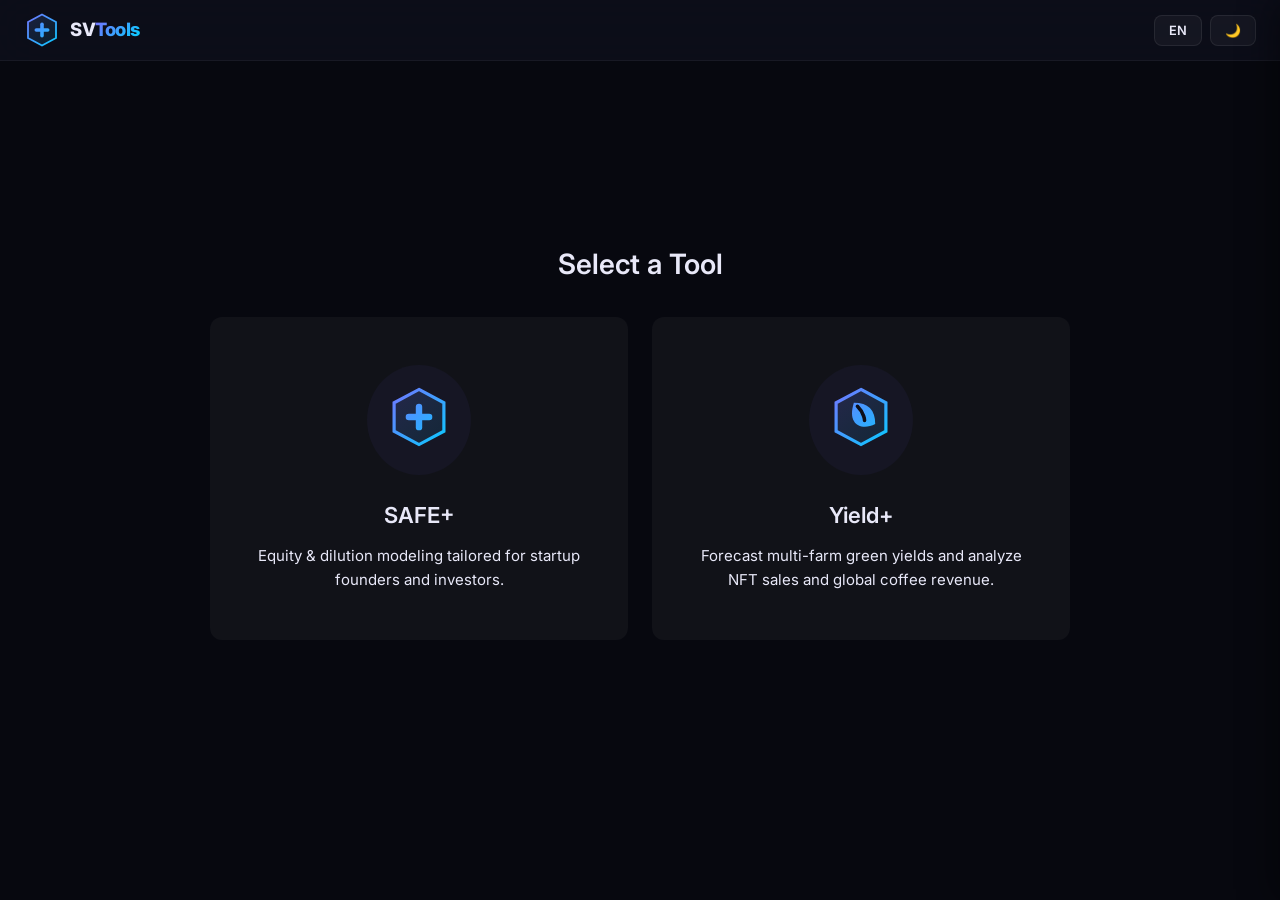
<file: index.html>
<!DOCTYPE html>
<html lang="en" data-theme="dark">

<head>
    <meta charset="UTF-8">
    <meta name="viewport" content="width=device-width, initial-scale=1.0">
    <title>SV Founders Tools</title>
    <meta name="description"
        content="A suite of tools for startup founders including equity modeling and revenue calculators.">
    <link rel="preconnect" href="https://fonts.googleapis.com">
    <link
        href="https://fonts.googleapis.com/css2?family=Inter:wght@300;400;500;600;700;800&family=JetBrains+Mono:wght@400;500&display=swap"
        rel="stylesheet">
    <link rel="stylesheet" href="style.css">
    <style>
        .hub-card {
            cursor: pointer;
            transition: all 0.3s ease;
            position: relative;
            overflow: hidden;
            border: 1px solid var(--border-color);
        }

        .hub-card:hover {
            transform: translateY(-4px);
            box-shadow: 0 12px 24px var(--shadow-color);
            border-color: #7c6dff;
        }

        .hub-card::before {
            content: '';
            position: absolute;
            top: 0;
            left: 0;
            right: 0;
            height: 3px;
            background: linear-gradient(90deg, #7c6dff, #00d2ff);
            opacity: 0;
            transition: opacity 0.3s;
        }

        .hub-card:hover::before {
            opacity: 1;
        }
    </style>
</head>

<body>
    <div id="app">
        <!-- MENU DRAWER OVERLAY -->
        <div class="drawer-overlay" id="drawerOverlay" onclick="closeMenu()"></div>
        <div class="drawer" id="appDrawer">
            <div class="drawer-header">
                <div class="logo">
                    <svg width="36" height="36" viewBox="0 0 36 36" fill="none" xmlns="http://www.w3.org/2000/svg">
                        <defs>
                            <linearGradient id="lgDrawer1" x1="0" y1="0" x2="36" y2="36" gradientUnits="userSpaceOnUse">
                                <stop offset="0%" stop-color="#7c6dff" />
                                <stop offset="100%" stop-color="#00d2ff" />
                            </linearGradient>
                            <linearGradient id="lgDrawer2" x1="0" y1="0" x2="36" y2="36" gradientUnits="userSpaceOnUse">
                                <stop offset="0%" stop-color="#7c6dff" stop-opacity="0.18" />
                                <stop offset="100%" stop-color="#00d2ff" stop-opacity="0.08" />
                            </linearGradient>
                        </defs>
                        <path d="M18 2.5 L32 10 L32 26 L18 33.5 L4 26 L4 10 Z" fill="url(#lgDrawer2)"
                            stroke="url(#lgDrawer1)" stroke-width="1.8" />
                        <rect x="10.5" y="16.2" width="15" height="3.6" rx="1.8" fill="url(#lgDrawer1)" />
                        <rect x="16.2" y="10.5" width="3.6" height="15" rx="1.8" fill="url(#lgDrawer1)" />
                    </svg>
                    <span class="logo-text">SV<span class="logo-accent">Tools</span></span>
                </div>
                <button class="drawer-close" onclick="closeMenu()">✕</button>
            </div>
            <div class="drawer-section-label">Calculators</div>
            <button class="drawer-item" onclick="window.location.href='safe.html'">
                <span class="drawer-item-icon">
                    <svg width="24" height="24" viewBox="0 0 36 36" fill="none" xmlns="http://www.w3.org/2000/svg">
                        <path d="M18 2.5 L32 10 L32 26 L18 33.5 L4 26 L4 10 Z" fill="url(#lgDrawer2)"
                            stroke="url(#lgDrawer1)" stroke-width="1.8" />
                        <rect x="10.5" y="16.2" width="15" height="3.6" rx="1.8" fill="url(#lgDrawer1)" />
                        <rect x="16.2" y="10.5" width="3.6" height="15" rx="1.8" fill="url(#lgDrawer1)" />
                    </svg>
                </span>
                <div class="drawer-item-info">
                    <div class="drawer-item-name">SAFE+</div>
                    <div class="drawer-item-desc">Equity & dilution modeling</div>
                </div>
            </button>
            <button class="drawer-item" onclick="window.location.href='coffee.html'">
                <span class="drawer-item-icon">
                    <svg width="24" height="24" viewBox="0 0 36 36" fill="none" xmlns="http://www.w3.org/2000/svg">
                        <path d="M18 2.5 L32 10 L32 26 L18 33.5 L4 26 L4 10 Z" fill="url(#lgDrawer2)"
                            stroke="url(#lgDrawer1)" stroke-width="1.8" />
                        <path d="M14 10 C 22 10, 26 14, 26 22 C 18 26, 10 22, 14 10 Z" fill="url(#lgDrawer1)" />
                        <path d="M16 12 C 20 16, 20 20, 20 20" stroke="#0d0f1a" stroke-width="2"
                            stroke-linecap="round" />
                    </svg>
                </span>
                <div class="drawer-item-info">
                    <div class="drawer-item-name">Yield+</div>
                    <div class="drawer-item-desc">Yield & NFT revenue</div>
                </div>
            </button>
            <div class="drawer-footer">SV Founders Tools</div>
        </div>

        <!-- HEADER -->
        <header class="header">
            <div class="logo">
                <svg width="36" height="36" viewBox="0 0 36 36" fill="none" xmlns="http://www.w3.org/2000/svg">
                    <path d="M18 2.5 L32 10 L32 26 L18 33.5 L4 26 L4 10 Z" fill="url(#lgDrawer2)"
                        stroke="url(#lgDrawer1)" stroke-width="1.8" />
                    <rect x="10.5" y="16.2" width="15" height="3.6" rx="1.8" fill="url(#lgDrawer1)" />
                    <rect x="16.2" y="10.5" width="3.6" height="15" rx="1.8" fill="url(#lgDrawer1)" />
                </svg>
                <span class="logo-text">SV<span class="logo-accent">Tools</span></span>
            </div>

            <div class="header-actions">
                <button class="hbtn" id="langBtn">EN</button>
                <button class="hbtn" id="themeBtn">🌙</button>
            </div>
        </header>

        <!-- MAIN (Hub Cards) -->
        <main class="mc"
            style="display: flex; align-items: center; justify-content: center; min-height: calc(100vh - 140px); flex-direction: column;">
            <div style="width: 100%; max-width: 900px; padding: 20px;">
                <h2 style="margin-bottom: 32px; color: var(--text-main); font-weight: 600; text-align: center; font-size: 28px;"
                    data-i18n="hub_title">Select a Tool</h2>

                <div style="display: grid; grid-template-columns: repeat(auto-fit, minmax(320px, 1fr)); gap: 24px;">

                    <!-- SAFE+ Card -->
                    <div class="card hub-card" onclick="window.location.href='safe.html'">
                        <div class="card-body"
                            style="display: flex; flex-direction: column; align-items: center; text-align: center; padding: 48px 32px;">
                            <div
                                style="margin-bottom: 24px; padding: 20px; background: rgba(124, 109, 255, 0.05); border-radius: 50%;">
                                <svg width="64" height="64" viewBox="0 0 36 36" fill="none"
                                    xmlns="http://www.w3.org/2000/svg">
                                    <path d="M18 2.5 L32 10 L32 26 L18 33.5 L4 26 L4 10 Z" fill="url(#lgDrawer2)"
                                        stroke="url(#lgDrawer1)" stroke-width="1.8" />
                                    <rect x="10.5" y="16.2" width="15" height="3.6" rx="1.8" fill="url(#lgDrawer1)" />
                                    <rect x="16.2" y="10.5" width="3.6" height="15" rx="1.8" fill="url(#lgDrawer1)" />
                                </svg>
                            </div>
                            <h3
                                style="font-size: 22px; font-weight: 600; color: var(--text-main); margin-bottom: 12px;">
                                SAFE+</h3>
                            <p style="color: var(--text-muted); font-size: 15px; line-height: 1.6;">Equity &
                                dilution
                                modeling tailored for startup founders and investors.</p>
                        </div>
                    </div>

                    <!-- Coffee Farm Card -->
                    <div class="card hub-card" onclick="window.location.href='coffee.html'">
                        <div class="card-body"
                            style="display: flex; flex-direction: column; align-items: center; text-align: center; padding: 48px 32px;">
                            <div
                                style="margin-bottom: 24px; padding: 20px; background: rgba(124, 109, 255, 0.05); border-radius: 50%;">
                                <svg width="64" height="64" viewBox="0 0 36 36" fill="none"
                                    xmlns="http://www.w3.org/2000/svg">
                                    <path d="M18 2.5 L32 10 L32 26 L18 33.5 L4 26 L4 10 Z" fill="url(#lgDrawer2)"
                                        stroke="url(#lgDrawer1)" stroke-width="1.8" />
                                    <path d="M14 10 C 22 10, 26 14, 26 22 C 18 26, 10 22, 14 10 Z"
                                        fill="url(#lgDrawer1)" />
                                    <path d="M16 12 C 20 16, 20 20, 20 20" stroke="#0d0f1a" stroke-width="2"
                                        stroke-linecap="round" />
                                </svg>
                            </div>
                            <h3 style="font-size: 22px; font-weight: 600; color: var(--text-main); margin-bottom: 12px;"
                                data-i18n="t2_title">Yield+</h3>
                            <p style="color: var(--text-muted); font-size: 15px; line-height: 1.6;" data-i18n="t2_desc">
                                Forecast multi-farm green yields and analyze NFT sales and
                                global coffee revenue.</p>
                        </div>
                    </div>

                </div>
            </div>
        </main>
    </div>

    <!-- Scripts -->
    <script src="https://telegram.org/js/telegram-web-app.js"></script>
    <script>
        const tg = window.Telegram.WebApp;
        document.addEventListener('DOMContentLoaded', () => {
            if (tg) {
                tg.ready();
                tg.expand();
                if (tg.disableVerticalSwipes) tg.disableVerticalSwipes();

                // Add is-tg class to body if we are actually inside Telegram
                if (tg.platform && tg.platform !== 'unknown') {
                    document.body.classList.add('is-tg');
                }
                if (tg.requestFullscreen) {
                    try { tg.requestFullscreen(); } catch (e) { console.log('Fullscreen API err:', e); }
                }

                // Bind safe area insets
                function updateSafeArea() {
                    let topInset = 0;
                    let bottomInset = 0;

                    const insets = tg.contentSafeAreaInsets || tg.safeAreaInset;
                    if (insets) {
                        topInset = insets.top;
                        bottomInset = insets.bottom;
                    }

                    // Fallback for older Telegram clients or if SDK reports 0 on iOS Notch
                    // Force minimum top inset for TMA to prevent header overlap
                    topInset = Math.max(100, topInset);

                    document.documentElement.style.setProperty('--tg-safe-area-inset-top', topInset + 'px');
                    document.documentElement.style.setProperty('--tg-safe-area-inset-bottom', bottomInset + 'px');
                }
                updateSafeArea();
                tg.onEvent('contentSafeAreaChanged', updateSafeArea);
                tg.onEvent('safeAreaChanged', updateSafeArea);

                // Telegram expand event triggers layout changes, update padding just in case
                tg.onEvent('viewportChanged', () => {
                    if (tg.isExpanded) updateSafeArea();
                });

                // Theme syncing
                const setThemeTg = () => {
                    const params = tg.themeParams;
                    if (params.bg_color) {
                        const tgTheme = tg.colorScheme === 'light' ? 'light' : 'dark';
                        document.documentElement.setAttribute('data-theme', tgTheme);
                        document.getElementById('themeBtn').textContent = tgTheme === 'dark' ? '🌙' : '☀️';
                    }
                };
                setThemeTg();
                tg.onEvent('themeChanged', setThemeTg);
            }

            // Override with localStorage if exists
            const savedTheme = localStorage.getItem('app_theme');
            if (savedTheme) {
                document.documentElement.setAttribute('data-theme', savedTheme);
                document.getElementById('themeBtn').textContent = savedTheme === 'dark' ? '🌙' : '☀️';
            }
        });

        const drawer = document.getElementById('appDrawer');
        const overlay = document.getElementById('drawerOverlay');
        function openMenu() {
            drawer.classList.add('open');
            overlay.classList.add('show');
        }
        function closeMenu() {
            drawer.classList.remove('open');
            overlay.classList.remove('show');
        }

        // Simple manual theme toggle for Web
        document.getElementById('themeBtn').addEventListener('click', () => {
            const html = document.documentElement;
            const current = html.getAttribute('data-theme');
            const newTheme = current === 'dark' ? 'light' : 'dark';
            html.setAttribute('data-theme', newTheme);
            document.getElementById('themeBtn').textContent = newTheme === 'dark' ? '🌙' : '☀️';
            localStorage.setItem('app_theme', newTheme);
        });

        // Simple English dummy toggle for Hub
        document.getElementById('langBtn').addEventListener('click', () => {
            const btn = document.getElementById('langBtn');
            const title = document.querySelector('[data-i18n="hub_title"]');
            if (btn.textContent === 'EN') {
                btn.textContent = 'RU';
                title.textContent = 'Выберите инструмент';
            } else {
                btn.textContent = 'EN';
                title.textContent = 'Select a Tool';
            }
        });
    </script>
</body>

</html>
</file>
<file: style.css>
:root {
  --bg: #07080f;
  --bg2: #0d0f1a;
  --card: rgba(255, 255, 255, 0.04);
  --card-h: rgba(255, 255, 255, 0.07);
  --bdr: rgba(255, 255, 255, 0.08);
  --bdr-a: rgba(124, 109, 255, 0.5);
  --txt: #e8e8f8;
  --txt2: #7878a0;
  --txt3: #3d3d6b;
  --a1: #7c6dff;
  --a2: #00d2ff;
  --a3: #ff6b8a;
  --a4: #ffd700;
  --ok: #00e676;
  --warn: #ff9800;
  --err: #ff5252;
  --grad: linear-gradient(135deg, #7c6dff 0%, #00d2ff 100%);
  --grad2: linear-gradient(135deg, #ff6b8a 0%, #ffd700 100%);
  --shadow: 0 8px 32px rgba(0, 0, 0, 0.5);
  --shadow-a: 0 4px 24px rgba(124, 109, 255, 0.25);
  --r: 12px;
  --rs: 8px;
  --dur: 0.2s;
}

[data-theme="light"] {
  --bg: #f0f2fa;
  --bg2: #ffffff;
  --card: rgba(255, 255, 255, 0.85);
  --card-h: rgba(255, 255, 255, 1);
  --bdr: rgba(0, 0, 0, 0.07);
  --txt: #12122a;
  --txt2: #5a5a8a;
  --txt3: #aaaacc;
  --shadow: 0 4px 20px rgba(0, 0, 0, 0.08);
}

* {
  box-sizing: border-box;
  margin: 0;
  padding: 0
}

html,
body {
  /* Prevent horizontal scrolling entirely */
  max-width: 100vw;
  overflow-x: hidden;
  overscroll-behavior-x: none;
  background-color: var(--bg);
}

html {
  scroll-behavior: smooth;
  background: var(--bg);
}

body {
  background: var(--bg);
  color: var(--txt);
  font-family: 'Inter', system-ui, sans-serif;
  min-height: 100vh;
  width: 100%;
  position: relative;
  line-height: 1.5;
  transition: background .3s, color .3s;
}

/* HEADER */
.header {
  display: flex;
  position: sticky;
  top: 0;
  z-index: 100;
  background: rgba(13, 15, 26, 0.85);
  backdrop-filter: blur(20px);
  -webkit-backdrop-filter: blur(20px);
  border-bottom: 1px solid rgba(255, 255, 255, 0.05);
  display: flex;
  align-items: center;
  justify-content: space-between;
  padding: 12px 24px;

  /* Telegram Safe Area and iOS Notch Support */
  /* Small padding by default for normal browsers */
  padding-top: calc(12px + var(--tg-safe-area-inset-top, env(safe-area-inset-top, 0px)));
}

/* Telegram Mini App Padding Forced */
body.is-tg .header {
  padding-top: max(100px, calc(12px + var(--tg-safe-area-inset-top, env(safe-area-inset-top, 0px)))) !important;
}

[data-theme="light"] .header {
  background: rgba(255, 255, 255, 0.95)
}

.logo {
  display: flex;
  align-items: center;
  gap: 10px;
  flex-shrink: 0
}

.logo-text {
  font-size: 1.15rem;
  font-weight: 800;
  letter-spacing: -0.5px
}

.logo-accent {
  background: var(--grad);
  -webkit-background-clip: text;
  -webkit-text-fill-color: transparent;
  background-clip: text
}

/* TABS */
.tab-nav {
  display: flex;
  gap: 2px;
  background: rgba(255, 255, 255, 0.04);
  border: 1px solid var(--bdr);
  border-radius: var(--r);
  padding: 3px
}

.tab-btn {
  display: flex;
  align-items: center;
  gap: 6px;
  padding: 7px 16px;
  border: none;
  background: transparent;
  color: var(--txt2);
  font-family: inherit;
  font-size: .83rem;
  font-weight: 500;
  cursor: pointer;
  border-radius: calc(var(--r) - 3px);
  transition: all var(--dur);
  white-space: nowrap
}

.tab-btn:hover {
  color: var(--txt);
  background: var(--card-h)
}

.tab-btn.active {
  background: var(--grad);
  color: #fff;
  box-shadow: var(--shadow-a)
}

.ti {
  font-size: .9rem
}

/* HEADER BUTTONS */
.header-actions {
  display: flex;
  gap: 8px;
  flex-shrink: 0
}

.hbtn {
  padding: 7px 14px;
  border: 1px solid var(--bdr);
  background: var(--card);
  color: var(--txt);
  font-family: inherit;
  font-size: .8rem;
  font-weight: 600;
  cursor: pointer;
  border-radius: var(--rs);
  transition: all var(--dur)
}

.hbtn:hover {
  border-color: var(--a1);
  color: var(--a1);
  background: rgba(124, 109, 255, 0.1)
}

/* MAIN */
.mc {
  max-width: 1440px;
  margin: 0 auto;
  padding: 24px;
  /* Bottom safe area + natural spacing */
  padding-bottom: calc(24px + var(--tg-safe-area-inset-bottom, env(safe-area-inset-bottom, 0px)));
}

body.is-tg .mc {
  /* Extra bottom padding in Telegram to clear its navigation */
  padding-bottom: calc(100px + var(--tg-safe-area-inset-bottom, env(safe-area-inset-bottom, 0px)));
}

/* TABS VISIBILITY */
.tab-pane {
  display: none
}

.tab-pane.active {
  display: block;
  animation: fadein .2s ease
}

@keyframes fadein {
  from {
    opacity: 0;
    transform: translateY(8px)
  }

  to {
    opacity: 1;
    transform: translateY(0)
  }
}

/* 2-COL LAYOUT */
.layout-2col {
  display: grid;
  grid-template-columns: 1fr 360px;
  gap: 20px;
  align-items: start
}

.input-col {
  display: flex;
  flex-direction: column;
  gap: 20px
}

.summary-col {
  display: flex;
  flex-direction: column;
  gap: 20px;
}

/* RESPONSIVE LAYOUT */
@media (max-width: 900px) {
  .layout-2col {
    grid-template-columns: 1fr;
  }
}

/* CARD */
.card {
  background: var(--card);
  border: 1px solid var(--bdr);
  border-radius: var(--r);
  overflow: hidden;
  transition: border-color var(--dur)
}

.card:hover {
  border-color: var(--bdr-a)
}

.card-header {
  display: flex;
  align-items: center;
  justify-content: space-between;
  padding: 14px 20px;
  border-bottom: 1px solid var(--bdr);
  background: rgba(255, 255, 255, 0.02)
}

.card-title {
  font-size: .9rem;
  font-weight: 600
}

.card-body {
  padding: 20px
}

.p0 {
  padding: 0 !important
}

.sticky-card {
  /* sticky removed: sidebar now has two blocks, sticky caused overlap */
  position: relative;
}


/* FORM */
.frow {
  display: grid;
  grid-template-columns: 1fr 1fr;
  gap: 12px
}

.fg {
  display: flex;
  flex-direction: column;
  gap: 5px
}

label {
  font-size: .72rem;
  font-weight: 600;
  color: var(--txt2);
  text-transform: uppercase;
  letter-spacing: .5px
}

input,
select {
  padding: 10px 12px;
  background: rgba(255, 255, 255, 0.05);
  border: 1px solid var(--bdr);
  border-radius: var(--rs);
  color: var(--txt);
  font-family: inherit;
  font-size: .88rem;
  transition: all var(--dur);
  outline: none;
  width: 100%
}

input:focus,
select:focus {
  border-color: var(--a1);
  background: rgba(124, 109, 255, 0.06);
  box-shadow: 0 0 0 3px rgba(124, 109, 255, 0.12)
}

select option {
  background: #1a1a2e;
  color: var(--txt)
}

[data-theme="light"] select option {
  background: #fff
}

/* ITEMS LIST */
.items-list {
  padding: 12px;
  display: flex;
  flex-direction: column;
  gap: 10px
}

.empty-state {
  text-align: center;
  color: var(--txt2);
  font-size: .83rem;
  padding: 16px
}

.item-card {
  background: rgba(255, 255, 255, 0.03);
  border: 1px solid var(--bdr);
  border-radius: var(--rs);
  padding: 14px;
  transition: all var(--dur)
}

.item-card:hover {
  border-color: var(--bdr-a)
}

.item-hdr {
  display: flex;
  justify-content: space-between;
  align-items: center;
  margin-bottom: 10px
}

.item-name {
  font-size: .82rem;
  font-weight: 700;
  color: var(--a1)
}

.delbtn {
  width: 22px;
  height: 22px;
  border: none;
  background: rgba(255, 82, 82, .1);
  color: var(--err);
  border-radius: 50%;
  cursor: pointer;
  font-size: .75rem;
  display: flex;
  align-items: center;
  justify-content: center;
  transition: all var(--dur);
  flex-shrink: 0
}

.delbtn:hover {
  background: var(--err);
  color: #fff
}

.type-pills {
  display: flex;
  gap: 4px;
  margin-bottom: 10px
}

.tpill {
  padding: 3px 10px;
  border-radius: 20px;
  border: 1px solid var(--bdr);
  background: transparent;
  color: var(--txt2);
  font-size: .75rem;
  font-weight: 500;
  cursor: pointer;
  transition: all var(--dur);
  font-family: inherit
}

.tpill.active {
  background: var(--a1);
  border-color: var(--a1);
  color: #fff
}

.frow3 {
  display: grid;
  grid-template-columns: 1fr 1fr 1fr;
  gap: 8px
}

/* BUTTONS */
.btn {
  padding: 9px 18px;
  border-radius: var(--rs);
  border: none;
  font-family: inherit;
  font-weight: 600;
  font-size: .83rem;
  cursor: pointer;
  transition: all var(--dur);
  display: inline-flex;
  align-items: center;
  gap: 6px
}

.btn-primary {
  background: var(--grad);
  color: #fff;
  box-shadow: 0 2px 12px rgba(124, 109, 255, .3)
}

.btn-primary:hover {
  transform: translateY(-1px);
  box-shadow: 0 4px 20px rgba(124, 109, 255, .45)
}

.btn-outline {
  background: transparent;
  border: 1px solid var(--bdr);
  color: var(--txt)
}

.btn-outline:hover {
  border-color: var(--a1);
  color: var(--a1);
  background: rgba(124, 109, 255, .06)
}

.btn-sm {
  padding: 5px 12px;
  font-size: .78rem
}

.row-gap8 {
  display: flex;
  gap: 8px;
  align-items: center
}

/* MARGIN UTILITIES */
.mt-4 {
  margin-top: 20px !important;
}

.mb-4 {
  margin-bottom: 20px !important;
}

.mt-2 {
  margin-top: 10px !important;
}

.mb-2 {
  margin-bottom: 10px !important;
}

/* SUMMARY */
.sum-grid {
  display: grid;
  grid-template-columns: 1fr 1fr;
  gap: 10px
}

.sum-item {
  background: rgba(255, 255, 255, 0.03);
  border: 1px solid var(--bdr);
  border-radius: var(--rs);
  padding: 12px
}

.sum-lbl {
  font-size: .68rem;
  font-weight: 600;
  color: var(--txt2);
  text-transform: uppercase;
  letter-spacing: .5px;
  margin-bottom: 4px
}

.sum-val {
  font-size: 1.3rem;
  font-weight: 800;
  background: var(--grad);
  -webkit-background-clip: text;
  -webkit-text-fill-color: transparent;
  background-clip: text
}

.sum-val.red {
  background: var(--grad2);
  -webkit-background-clip: text;
  background-clip: text
}

.sum-sub {
  font-size: .74rem;
  color: var(--txt2);
  margin-top: 2px
}

.ownership-list {
  margin-top: 16px;
  display: flex;
  flex-direction: column;
  gap: 6px
}

.own-row {
  display: flex;
  align-items: center;
  gap: 8px;
  font-size: .8rem
}

.own-dot {
  width: 10px;
  height: 10px;
  border-radius: 50%;
  flex-shrink: 0
}

.own-name {
  flex: 1;
  color: var(--txt2)
}

.own-pct {
  font-weight: 700;
  color: var(--txt)
}

.own-bar-bg {
  width: 60px;
  height: 5px;
  background: var(--bdr);
  border-radius: 3px;
  overflow: hidden
}

.own-bar {
  height: 100%;
  border-radius: 3px
}

/* TABLE */
.tbl-wrap {
  width: 100%;
  max-width: 100%;
  overflow-x: auto;
  -webkit-overflow-scrolling: touch;
}

table {
  width: 100%;
  border-collapse: separate;
  border-spacing: 0;
  font-size: .83rem
}

th {
  padding: 10px 16px;
  text-align: left;
  font-size: .68rem;
  font-weight: 700;
  color: var(--txt2);
  text-transform: uppercase;
  letter-spacing: .5px;
  border-bottom: 1px solid var(--bdr);
  background: rgba(255, 255, 255, .02);
  white-space: nowrap
}

td {
  padding: 11px 16px;
  border-bottom: 1px solid var(--bdr);
  white-space: nowrap;
  vertical-align: middle
}

tr:last-child td {
  border-bottom: none
}

tr:hover td {
  background: rgba(255, 255, 255, .02)
}

.tr-stage td {
  background: rgba(124, 109, 255, .1);
  color: var(--a1);
  font-weight: 700;
  font-size: .8rem;
  border-top: 2px solid var(--bdr-a)
}

.td-name {
  font-weight: 600
}

.td-mono {
  font-family: 'JetBrains Mono', monospace;
  font-size: .82rem
}

.tag {
  display: inline-flex;
  align-items: center;
  padding: 2px 8px;
  border-radius: 12px;
  font-size: .68rem;
  font-weight: 700
}

.tag-pre {
  background: rgba(0, 210, 255, .12);
  color: var(--a2);
  border: 1px solid rgba(0, 210, 255, .2)
}

.tag-post {
  background: rgba(255, 107, 138, .12);
  color: var(--a3);
  border: 1px solid rgba(255, 107, 138, .2)
}

.tag-priced {
  background: rgba(124, 109, 255, .12);
  color: var(--a1);
  border: 1px solid rgba(124, 109, 255, .2)
}

.pct-col {
  font-weight: 700
}

.c-green {
  color: var(--ok)
}

.c-blue {
  color: var(--a2)
}

.c-purple {
  color: var(--a1)
}

.c-pink {
  color: var(--a3)
}

.c-gold {
  color: var(--a4)
}

.mini-bar-bg {
  width: 70px;
  height: 5px;
  background: var(--bdr);
  border-radius: 3px;
  overflow: hidden;
  display: inline-block;
  vertical-align: middle
}

.mini-bar {
  height: 100%;
  border-radius: 3px
}

/* CHARTS */
.charts-grid {
  display: grid;
  grid-template-columns: 1fr 1fr;
  gap: 20px
}

.chart-full {
  grid-column: 1/-1
}

.chart-body {
  display: flex;
  justify-content: center;
  align-items: center;
  min-height: 280px;
  max-height: 320px;
  padding: 16px
}

.chart-body canvas {
  max-width: 100%;
  max-height: 100%
}

.chart-body-wide {
  min-height: 220px;
  max-height: 260px;
  padding: 16px
}

.chart-body-wide canvas {
  max-width: 100%;
  max-height: 100%
}

/* HUB PAGE STYLES */
.hub-grid {
  display: grid;
  grid-template-columns: repeat(auto-fit, minmax(280px, 1fr));
  gap: 24px;
  margin-top: 40px;
  max-width: 1000px;
  margin-left: auto;
  margin-right: auto;
}

/* SCENARIOS */
.scenarios-grid {
  display: grid;
  grid-template-columns: repeat(3, 1fr);
  gap: 16px;
  margin-bottom: 20px
}

.scenario-card {
  background: var(--card);
  border: 1px solid var(--bdr);
  border-radius: var(--r);
  padding: 20px;
  display: flex;
  flex-direction: column;
  gap: 10px;
  transition: all var(--dur);
  cursor: default
}

.scenario-card:hover {
  border-color: var(--bdr-a);
  transform: translateY(-2px);
  box-shadow: var(--shadow-a)
}

.sc-icon {
  font-size: 2rem
}

.sc-info h3 {
  font-size: .88rem;
  font-weight: 700;
  margin-bottom: 4px
}

.sc-info p {
  font-size: .78rem;
  color: var(--txt2)
}

/* TOAST */
.toast {
  position: fixed;
  bottom: 24px;
  right: 24px;
  background: var(--a1);
  color: #fff;
  padding: 12px 20px;
  border-radius: var(--rs);
  font-size: .85rem;
  font-weight: 500;
  z-index: 9999;
  animation: slidein .3s ease;
  box-shadow: var(--shadow)
}

@keyframes slidein {
  from {
    opacity: 0;
    transform: translateY(16px)
  }

  to {
    opacity: 1;
    transform: translateY(0)
  }
}

/* SCROLLBAR */
::-webkit-scrollbar {
  width: 5px;
  height: 5px
}

::-webkit-scrollbar-track {
  background: transparent
}

::-webkit-scrollbar-thumb {
  background: var(--bdr);
  border-radius: 3px
}

/* RESPONSIVE */
@media(max-width:1100px) {
  .layout-2col {
    grid-template-columns: 1fr
  }

  .sticky-card {
    position: static
  }

  .scenarios-grid {
    grid-template-columns: 1fr 1fr
  }
}

@media(max-width:768px) {
  .tab-nav {
    gap: 0
  }

  .tab-btn span:not(.ti) {
    display: none
  }

  .charts-grid {
    grid-template-columns: 1fr
  }

  .scenarios-grid {
    grid-template-columns: 1fr
  }

  .mc {
    padding: 12px
  }

  .frow,
  .frow3 {
    grid-template-columns: 1fr
  }

  .formula-grid {
    grid-template-columns: 1fr
  }
}

@media(max-width:480px) {
  .tab-btn {
    padding: 7px 10px
  }
}

/* ─── TOOLTIP SYSTEM ─────────────────────────────────────────────────────── */
.tip-wrap {
  position: relative;
  display: inline-flex;
  align-items: center;
  vertical-align: middle;
  cursor: help;
  margin-left: 5px
}

.tip-icon {
  width: 15px;
  height: 15px;
  border-radius: 50%;
  background: var(--txt3);
  color: #fff;
  font-size: .6rem;
  font-weight: 700;
  display: inline-flex;
  align-items: center;
  justify-content: center;
  transition: background var(--dur);
  flex-shrink: 0;
  font-family: 'Inter', sans-serif;
  letter-spacing: 0;
  text-transform: none
}

.tip-wrap:hover .tip-icon {
  background: var(--a1)
}

.tip-box {
  display: none;
  position: absolute;
  bottom: calc(100% + 10px);
  left: 50%;
  transform: translateX(-50%);
  min-width: 220px;
  max-width: 270px;
  background: #0d0f1a;
  border: 1px solid var(--bdr-a);
  border-radius: var(--rs);
  padding: 10px 14px;
  font-size: .76rem;
  color: var(--txt);
  z-index: 9999;
  box-shadow: 0 8px 32px rgba(0, 0, 0, .6);
  line-height: 1.55;
  white-space: normal;
  font-weight: 400;
  letter-spacing: 0;
  text-transform: none;
  pointer-events: none
}

[data-theme="light"] .tip-box {
  background: #fff;
  border-color: var(--bdr-a);
  box-shadow: 0 4px 20px rgba(0, 0, 0, .12)
}

.tip-box::after {
  content: '';
  position: absolute;
  top: 100%;
  left: 50%;
  transform: translateX(-50%);
  border: 6px solid transparent;
  border-top-color: #0d0f1a
}

[data-theme="light"] .tip-box::after {
  border-top-color: #fff
}

.tip-wrap:hover .tip-box {
  display: block
}

/* ─── COLLAPSIBLE ─────────────────────────────────────────────────────────── */
.collapsible-header {
  cursor: pointer;
  user-select: none
}

.collapsible-header:hover {
  background: rgba(255, 255, 255, .04)
}

.collapse-icon {
  font-size: .78rem;
  color: var(--txt2);
  transition: transform var(--dur);
  display: inline-block;
  margin-left: 4px
}

.collapsed-body {
  display: none
}

/* ─── FORMULAS CARD ───────────────────────────────────────────────────────── */
.process-flow {
  display: flex;
  align-items: center;
  gap: 8px;
  margin-bottom: 20px;
  flex-wrap: wrap
}

.pf-step {
  display: flex;
  flex-direction: column;
  align-items: center;
  gap: 4px
}

.pf-num {
  width: 36px;
  height: 36px;
  border-radius: 50%;
  background: rgba(124, 109, 255, .12);
  border: 1px solid var(--bdr-a);
  display: flex;
  align-items: center;
  justify-content: center;
  font-size: .8rem;
  font-weight: 800;
  color: var(--a1)
}

.pf-step-ok .pf-num {
  background: rgba(0, 230, 118, .12);
  border-color: rgba(0, 230, 118, .4);
  color: var(--ok)
}

.pf-label {
  font-size: .7rem;
  font-weight: 600;
  color: var(--txt2);
  white-space: nowrap
}

.pf-arrow {
  color: var(--txt3);
  font-size: .9rem;
  flex-shrink: 0
}

.formula-grid {
  display: grid;
  grid-template-columns: repeat(3, 1fr);
  gap: 12px
}

.formula-grid-1col {
  grid-template-columns: 1fr
}

.formula-section {
  background: rgba(124, 109, 255, .04);
  border: 1px solid var(--bdr);
  border-radius: var(--rs);
  padding: 14px;
  transition: border-color var(--dur)
}

.formula-section:hover {
  border-color: var(--bdr-a)
}

.fsec-title {
  font-size: .72rem;
  font-weight: 700;
  color: var(--a1);
  text-transform: uppercase;
  letter-spacing: .5px;
  margin-bottom: 12px;
  display: flex;
  align-items: center;
  gap: 5px
}

.formula-item {
  margin-bottom: 10px
}

.formula-item:last-child {
  margin-bottom: 0
}

.formula-name {
  font-size: .7rem;
  font-weight: 600;
  color: var(--txt2);
  margin-bottom: 3px
}

.formula-eq {
  font-family: 'JetBrains Mono', monospace;
  font-size: .76rem;
  color: var(--txt);
  background: rgba(0, 0, 0, .25);
  border-radius: 5px;
  padding: 5px 9px;
  border-left: 2px solid var(--a1);
  line-height: 1.4
}

[data-theme="light"] .formula-eq {
  background: rgba(0, 0, 0, .05)
}

.formula-note {
  font-size: .68rem;
  color: var(--txt2);
  margin-top: 3px;
  font-style: italic
}

/* ─── OPTION POOL TOGGLE ──────────────────────────────────────────────────── */
.toggle-row {
  display: flex;
  align-items: center;
  gap: 10px;
  padding: 6px 0;
  margin-top: 4px
}

.pool-toggle {
  appearance: none;
  -webkit-appearance: none;
  width: 38px;
  height: 21px;
  border-radius: 11px;
  background: var(--bdr);
  cursor: pointer;
  position: relative;
  transition: background var(--dur);
  flex-shrink: 0;
  border: 1px solid var(--bdr)
}

.pool-toggle::after {
  content: '';
  position: absolute;
  width: 17px;
  height: 17px;
  border-radius: 50%;
  background: #fff;
  top: 1px;
  left: 1px;
  transition: left var(--dur);
  box-shadow: 0 1px 3px rgba(0, 0, 0, .3)
}

.pool-toggle:checked {
  background: var(--a1);
  border-color: var(--a1)
}

.pool-toggle:checked::after {
  left: 19px
}

.pool-toggle-label {
  font-size: .78rem;
  color: var(--txt2);
  cursor: pointer;
  display: flex;
  align-items: center;
  gap: 0;
  font-weight: 500
}

/* ─── QUICK SUMMARY OWNERSHIP LIST ──────────────────────────────────────────── */
.sum-grid {
  display: grid;
  grid-template-columns: 1fr 1fr;
  gap: 10px;
  margin-bottom: 16px
}

.sum-item {
  background: rgba(255, 255, 255, .04);
  border-radius: var(--rs);
  padding: 10px 14px
}

.sum-lbl {
  font-size: .68rem;
  font-weight: 600;
  color: var(--txt2);
  text-transform: uppercase;
  letter-spacing: .5px;
  margin-bottom: 4px
}

.sum-val {
  font-size: 1.2rem;
  font-weight: 800;
  color: var(--txt)
}

.sum-val.red {
  color: var(--err)
}

.sum-val.blue {
  color: var(--a2)
}

.ownership-list {
  display: flex;
  flex-direction: column;
  gap: 7px;
  margin-top: 4px
}

.own-row {
  display: grid;
  grid-template-columns: 8px 80px 1fr 38px;
  align-items: center;
  gap: 8px;
}

.own-dot {
  width: 8px;
  height: 8px;
  border-radius: 50%;
  flex-shrink: 0
}

.own-name {
  font-size: .75rem;
  font-weight: 500;
  color: var(--txt);
  white-space: nowrap;
  overflow: hidden;
  text-overflow: ellipsis
}

.own-pct {
  font-size: .75rem;
  font-weight: 700;
  color: var(--txt);
  white-space: nowrap;
  min-width: 36px;
  text-align: right
}

.mini-bar-bg {
  height: 5px;
  border-radius: 3px;
  background: rgba(255, 255, 255, .07);
  overflow: hidden;
  min-width: 60px
}

.mini-bar {
  height: 100%;
  border-radius: 3px;
  transition: width .4s ease
}

/* ─── BLOCK HINTS ─────────────────────────────────────────────────────────── */
.block-hint {
  display: flex;
  align-items: flex-start;
  gap: 10px;
  background: rgba(124, 109, 255, .07);
  border: 1px solid rgba(124, 109, 255, .18);
  border-radius: 8px;
  padding: 11px 14px;
  margin-bottom: 16px;
  font-size: .8rem;
  line-height: 1.6;
  color: var(--t2);
}

.block-hint strong {
  color: var(--a1);
  font-weight: 700;
}

.block-hint-icon {
  font-size: 1.1rem;
  flex-shrink: 0;
  margin-top: 1px;
}

.block-hint-inline {
  margin: 12px 16px 8px;
}

.hint-close-btn {
  position: absolute;
  top: 6px;
  right: 6px;
  background: none;
  border: none;
  color: var(--txt2);
  font-size: 1.1rem;
  cursor: pointer;
  padding: 4px;
  transition: color var(--dur);
  display: flex;
  align-items: center;
  justify-content: center;
  width: 24px;
  height: 24px;
  border-radius: 50%;
}

.hint-close-btn:hover {
  color: var(--txt);
  background: rgba(255, 255, 255, 0.05);
}

/* ─── HAMBURGER BUTTON ───────────────────────────────────────────────────── */
.menu-btn {
  display: flex;
  flex-direction: column;
  justify-content: center;
  align-items: center;
  gap: 4px;
  width: 36px;
  height: 36px;
  padding: 0;
}

.hamburger {
  display: block;
  width: 16px;
  height: 2px;
  background: currentColor;
  border-radius: 2px;
  transition: all var(--dur);
}

/* CUSTOM CHECKBOX TOGGLES */
.switch {
  position: relative;
  display: inline-flex;
  align-items: center;
  justify-content: center;
  width: 22px;
  height: 22px;
  cursor: pointer;
}

.switch input {
  opacity: 0;
  width: 0;
  height: 0;
  position: absolute;
}

.slider {
  position: absolute;
  top: 0;
  left: 0;
  right: 0;
  bottom: 0;
  background: rgba(255, 255, 255, 0.05);
  border: 1px solid var(--bdr);
  border-radius: 4px;
  transition: all 0.2s ease;
  display: flex;
  align-items: center;
  justify-content: center;
}

/* The checkmark (hidden by default) */
.slider:after {
  content: "";
  display: none;
  width: 5px;
  height: 10px;
  border: solid white;
  border-width: 0 2px 2px 0;
  transform: rotate(45deg);
  margin-bottom: 2px;
}

/* Checked State */
input:checked+.slider {
  background: var(--a1);
  border-color: var(--a1);
}

input:checked+.slider:after {
  display: block;
}

/* Hover State */
.switch:hover .slider {
  border-color: var(--a1);
}

.disabled-section {
  opacity: 0.4;
  pointer-events: none;
  filter: grayscale(80%);
  transition: opacity 0.3s, filter 0.3s;
}

/* ─── DRAWER ─────────────────────────────────────────────────────────────── */
.drawer-overlay {
  display: none;
  position: fixed;
  inset: 0;
  background: rgba(0, 0, 0, .55);
  z-index: 199;
  backdrop-filter: blur(4px);
}

.drawer-overlay.open {
  display: block;
}

.drawer {
  position: fixed;
  top: 0;
  right: 0;
  width: 300px;
  max-width: 90vw;
  height: 100%;
  background: var(--bg2);
  border-left: 1px solid var(--bdr);
  z-index: 200;
  display: flex;
  flex-direction: column;
  transform: translateX(100%);
  transition: transform .3s cubic-bezier(.4, 0, .2, 1);
  box-shadow: -8px 0 32px rgba(0, 0, 0, .4);
  padding-top: calc(12px + var(--tg-safe-area-inset-top, env(safe-area-inset-top, 0px)));
}

body.is-tg .drawer {
  padding-top: max(100px, calc(12px + var(--tg-safe-area-inset-top, env(safe-area-inset-top, 0px))));
}

.drawer.open {
  transform: translateX(0);
}

.drawer-header {
  display: flex;
  align-items: center;
  justify-content: space-between;
  padding: 18px 20px;
  border-bottom: 1px solid var(--bdr);
}

.drawer-title {
  font-size: .95rem;
  font-weight: 700;
}

.drawer-close {
  background: none;
  border: none;
  color: var(--txt2);
  font-size: 1rem;
  cursor: pointer;
  width: 32px;
  height: 32px;
  display: flex;
  align-items: center;
  justify-content: center;
  border-radius: var(--rs);
  transition: all var(--dur);
}

.drawer-close:hover {
  background: rgba(255, 255, 255, .07);
  color: var(--txt);
}

.drawer-section-label {
  padding: 16px 20px 8px;
  font-size: .68rem;
  font-weight: 700;
  text-transform: uppercase;
  letter-spacing: 1px;
  color: var(--txt3);
}

.drawer-item {
  display: flex;
  align-items: center;
  gap: 12px;
  padding: 12px 20px;
  background: none;
  border: none;
  color: var(--txt);
  cursor: pointer;
  text-align: left;
  width: 100%;
  transition: background var(--dur);
  border-radius: 0;
}

.drawer-item:hover:not(.disabled) {
  background: rgba(255, 255, 255, .05);
}

.drawer-item.active {
  background: rgba(124, 109, 255, .1);
}

.drawer-item.disabled {
  opacity: .5;
  cursor: not-allowed;
}

.drawer-item-icon {
  font-size: 1.3rem;
  width: 36px;
  text-align: center;
  flex-shrink: 0;
}

.drawer-item-info {
  flex: 1;
}

.drawer-item-name {
  font-size: .85rem;
  font-weight: 600;
}

.drawer-item-desc {
  font-size: .72rem;
  color: var(--txt2);
  margin-top: 2px;
}

.drawer-item-badge {
  font-size: .65rem;
  font-weight: 700;
  padding: 3px 8px;
  border-radius: 20px;
  background: rgba(124, 109, 255, .2);
  color: var(--a1);
  flex-shrink: 0;
}

.drawer-item-badge.soon {
  background: rgba(255, 255, 255, .07);
  color: var(--txt3);
}

.drawer-footer {
  margin-top: auto;
  padding: 16px 20px;
  border-top: 1px solid var(--bdr);
  font-size: .72rem;
  color: var(--txt3);
  text-align: center;
}

/* ─── PROCESS FLOW — PERFECT CIRCLES ─────────────────────────────────────── */
/* Override the old process-flow styles for proper horizontal inline layout */
.process-flow {
  display: flex !important;
  flex-direction: row !important;
  flex-wrap: nowrap !important;
  align-items: flex-start !important;
  gap: 4px !important;
  margin-bottom: 16px !important;
  overflow-x: auto;
}

.pf-step {
  display: flex !important;
  flex-direction: column !important;
  align-items: center !important;
  gap: 5px !important;
  flex-shrink: 0;
}

.pf-num {
  width: 32px !important;
  height: 32px !important;
  min-width: 32px !important;
  min-height: 32px !important;
  border-radius: 50% !important;
  background: rgba(124, 109, 255, .12) !important;
  border: 1.5px solid var(--bdr-a) !important;
  display: flex !important;
  align-items: center !important;
  justify-content: center !important;
  font-size: .78rem !important;
  font-weight: 800 !important;
  color: var(--a1) !important;
  line-height: 1 !important;
}

.pf-step-ok .pf-num {
  background: rgba(0, 230, 118, .15) !important;
  border-color: rgba(0, 230, 118, .5) !important;
  color: var(--ok) !important;
}

.pf-label {
  font-size: .62rem !important;
  font-weight: 600 !important;
  color: var(--txt2) !important;
  white-space: nowrap !important;
  text-align: center;
}

.pf-arrow {
  color: var(--txt3);
  font-size: .8rem;
  flex-shrink: 0;
  padding-top: 8px;
}

/* ─── MOBILE RESPONSIVE ──────────────────────────────────────────────────── */
@media (max-width: 900px) {
  .layout-2col {
    grid-template-columns: 1fr;
  }

  .summary-col {
    order: -1;
    /* Summary on top on mobile */
  }
}

@media (max-width: 768px) {
  .mc {
    padding: 12px;
  }

  .header {
    padding: 0 12px;
    gap: 8px;
  }

  .logo-text {
    font-size: .95rem;
  }

  .tab-nav {
    gap: 2px;
  }

  .tab-btn {
    padding: 7px 10px;
    font-size: .78rem;
  }

  .tab-btn span:not(.ti) {
    display: none;
  }

  .frow,
  .frow3 {
    grid-template-columns: 1fr;
  }

  .formula-grid,
  .formula-grid-1col {
    grid-template-columns: 1fr !important;
  }

  .charts-grid {
    grid-template-columns: 1fr;
  }

  .scenarios-grid {
    grid-template-columns: 1fr;
  }

  .sum-grid {
    grid-template-columns: 1fr 1fr;
  }

  .card-header {
    padding: 12px 16px;
  }

  .card-body {
    padding: 14px 16px;
  }

  .own-row {
    grid-template-columns: 8px 70px 1fr 36px;
  }
}

@media (max-width: 480px) {
  .header {
    min-height: 52px;
  }

  .mc {
    padding: 8px;
    padding-bottom: calc(80px + var(--tg-safe-area-inset-bottom, env(safe-area-inset-bottom, 0px)));
  }

  .tab-btn {
    padding: 6px 8px;
  }

  .sum-grid {
    grid-template-columns: 1fr 1fr;
    gap: 8px;
  }

  .sum-val {
    font-size: 1rem;
  }

  /* Stack ownership rows text on very small screens */
  .own-row {
    grid-template-columns: 8px 60px 1fr 32px;
    gap: 6px;
  }

  .own-name {
    font-size: .7rem;
  }

  .own-pct {
    font-size: .7rem;
  }

  .process-flow {
    gap: 3px !important;
  }

  .pf-num {
    width: 26px !important;
    height: 26px !important;
    min-width: 26px !important;
    min-height: 26px !important;
    font-size: .7rem !important;
  }

  .pf-label {
    font-size: .55rem !important;
  }

  /* Compact tables for mobile */
  .tbl-wrap table th,
  .tbl-wrap table td {
    padding: 8px 10px;
    font-size: 0.75rem;
  }
}
</file>
